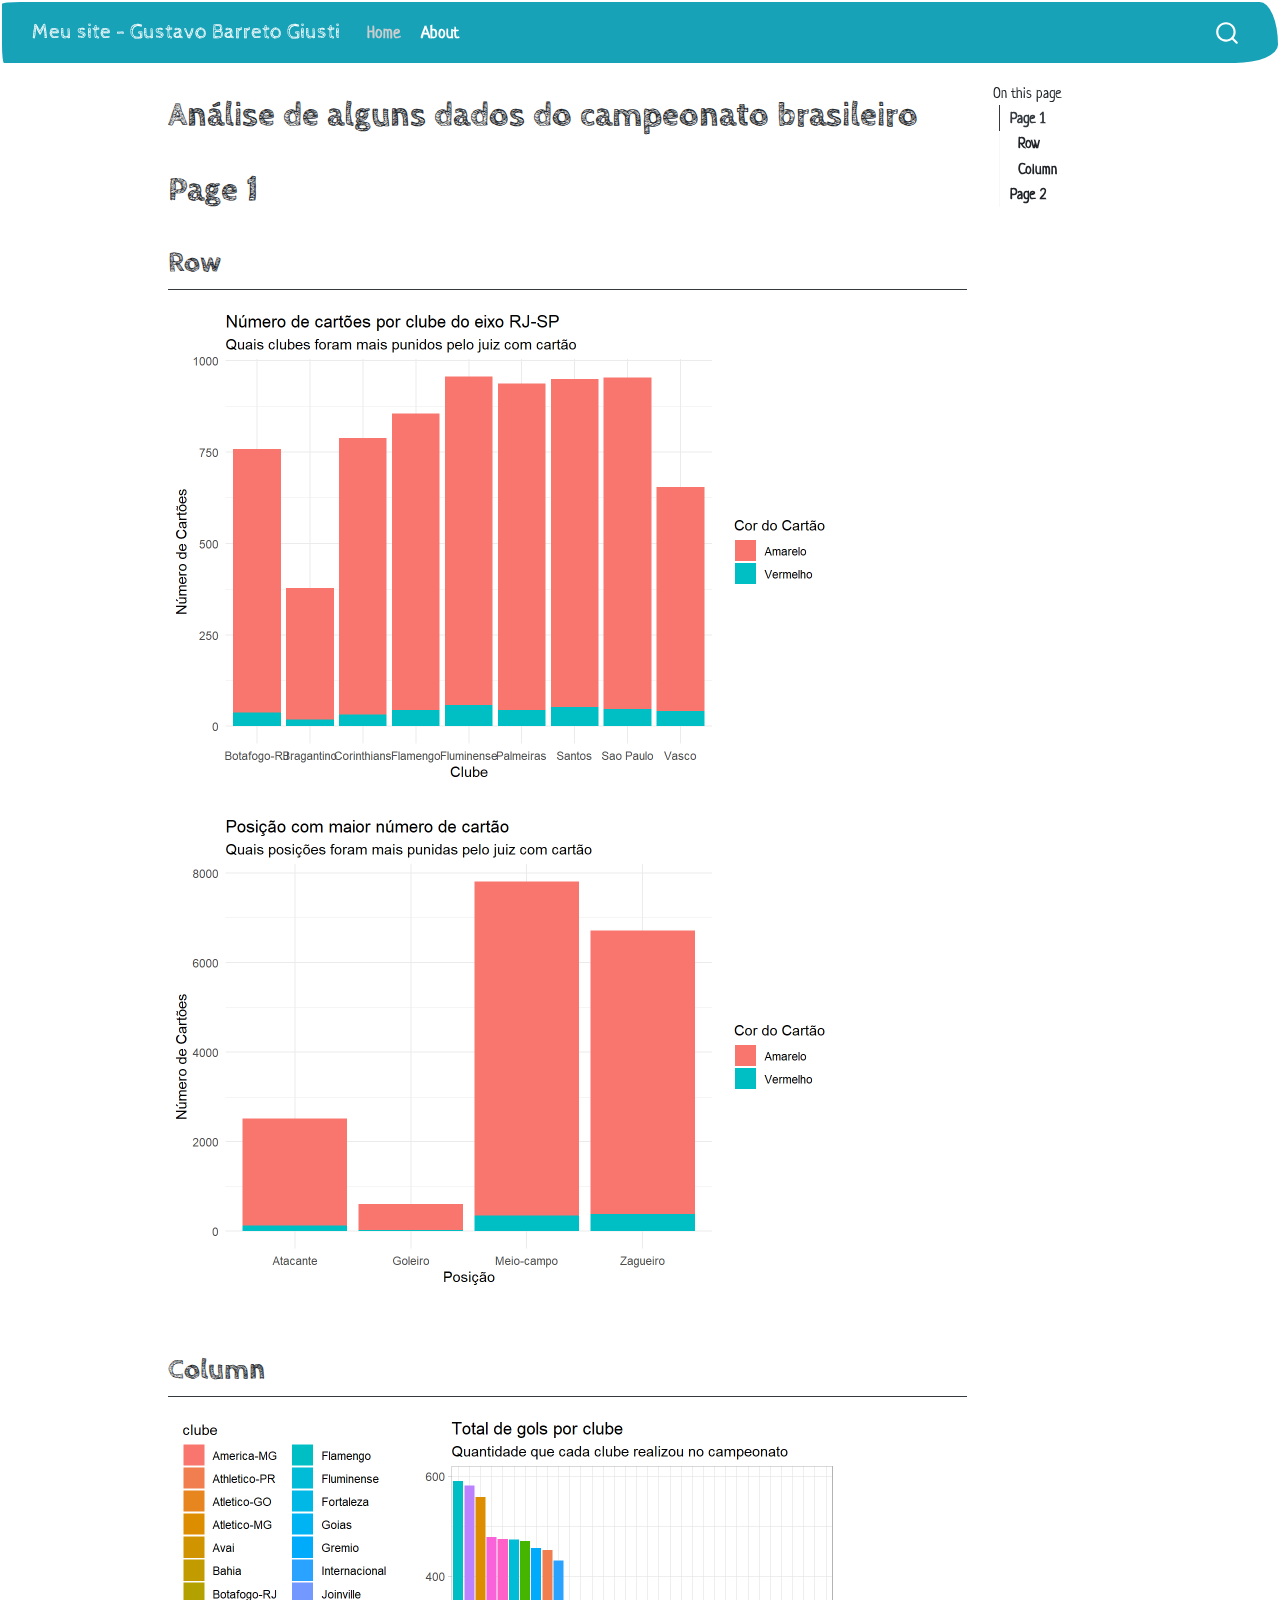
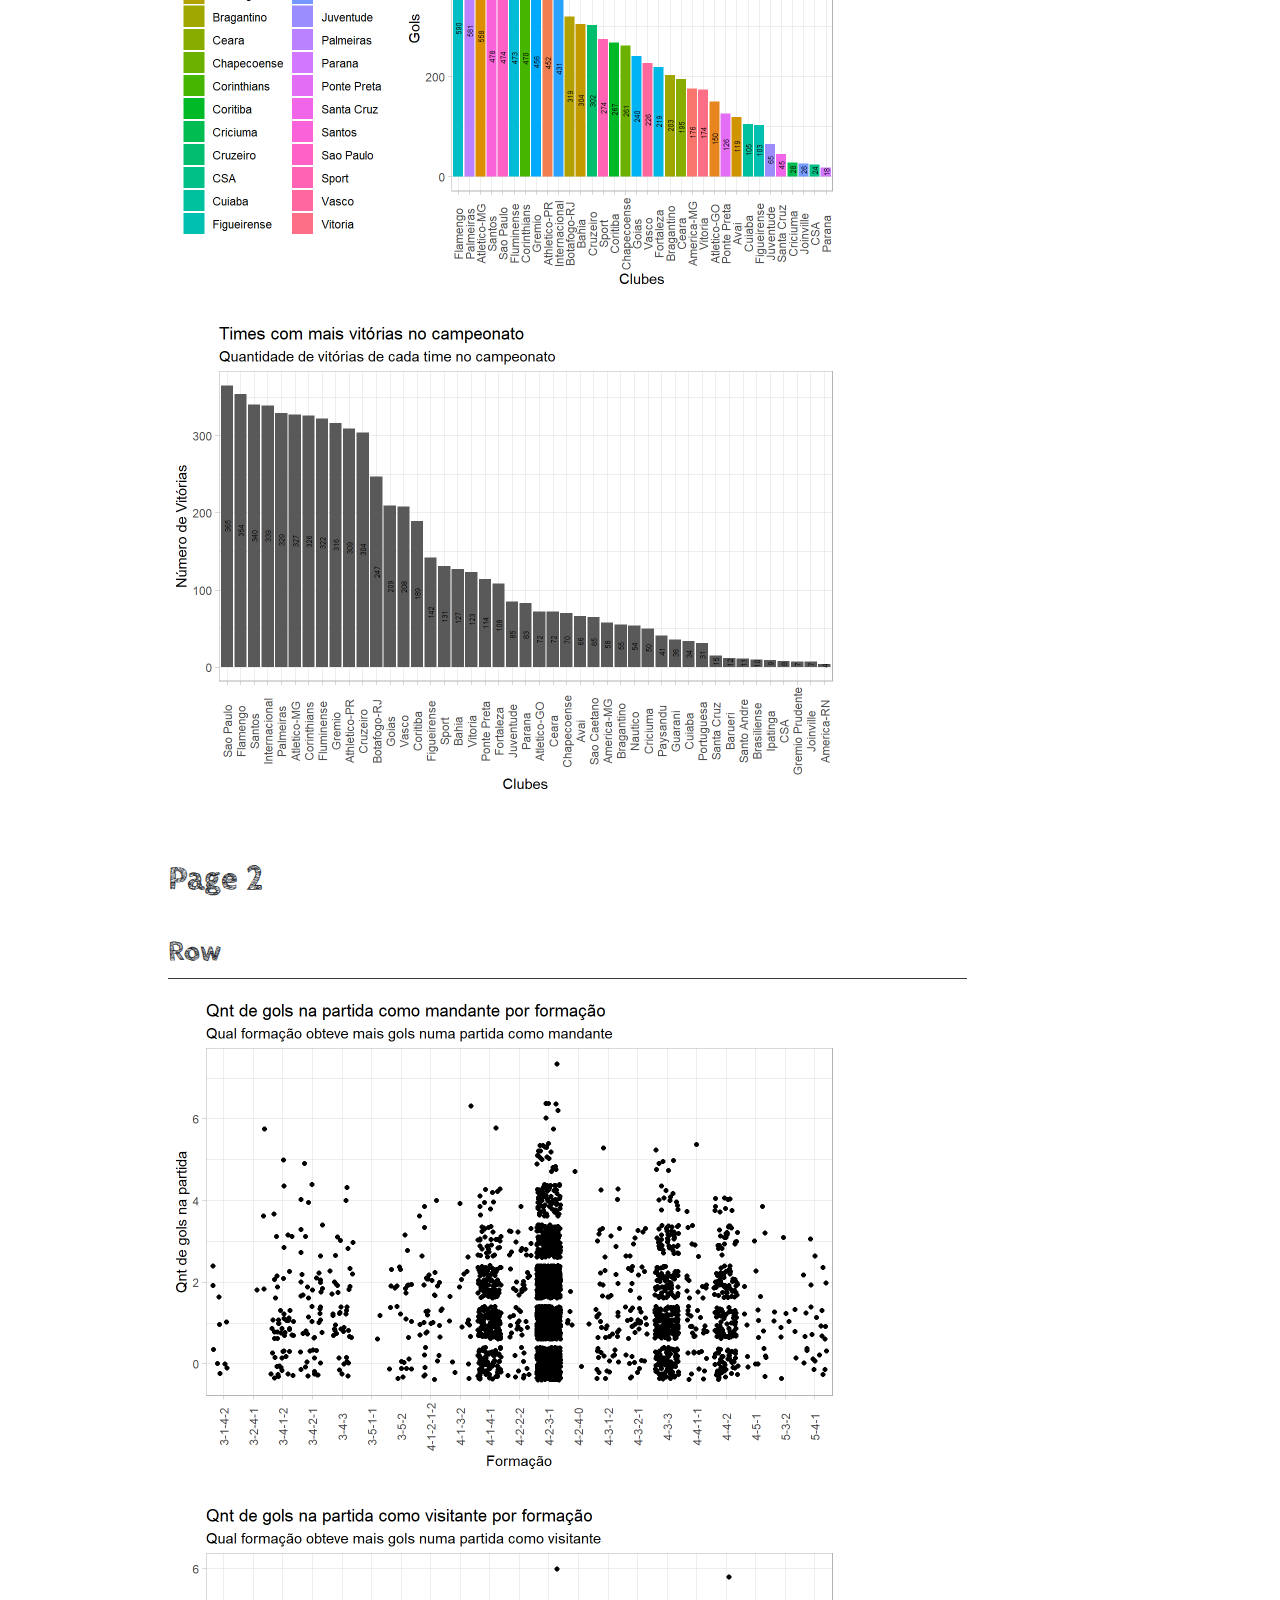
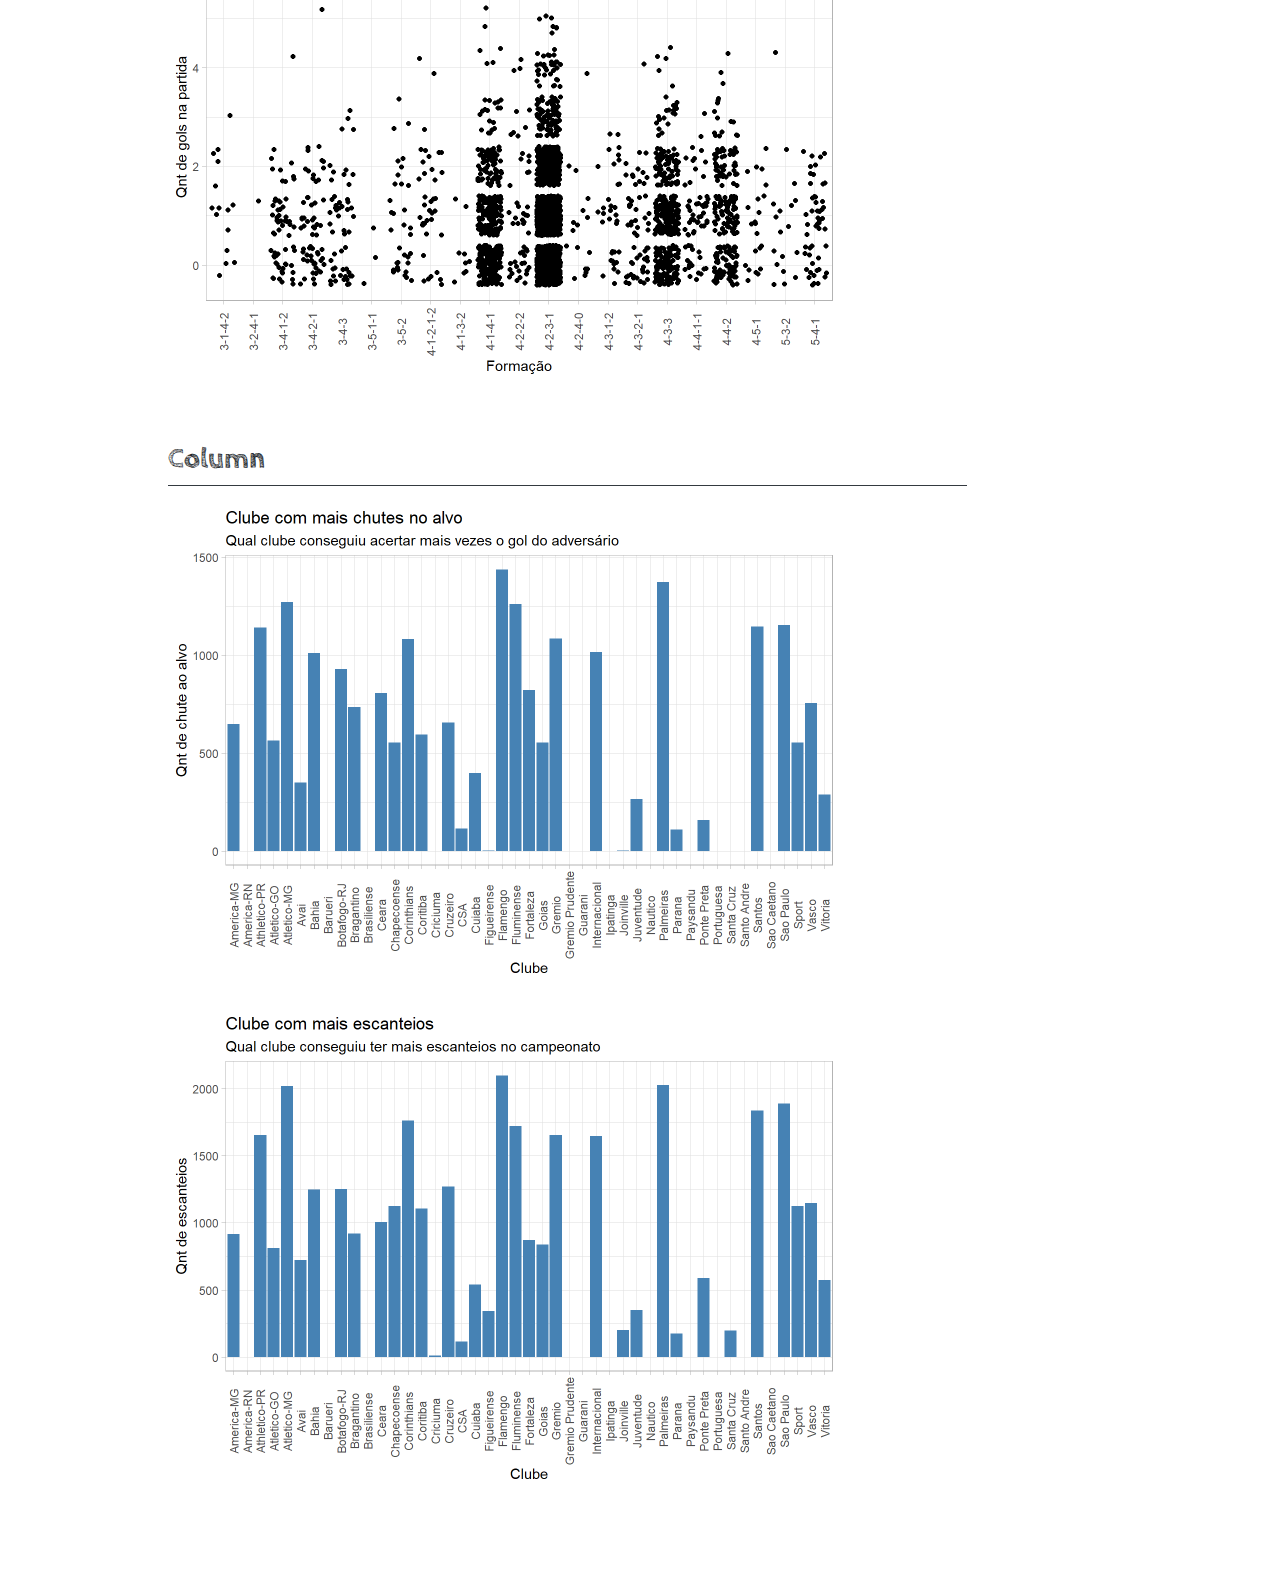
<file: docs/index.html>
<!DOCTYPE html>
<html xmlns="http://www.w3.org/1999/xhtml" lang="en" xml:lang="en"><head>

<meta charset="utf-8">
<meta name="generator" content="quarto-1.4.553">

<meta name="viewport" content="width=device-width, initial-scale=1.0, user-scalable=yes">


<title>Meu site - Gustavo Barreto Giusti - Análise de alguns dados do campeonato brasileiro</title>
<style>
code{white-space: pre-wrap;}
span.smallcaps{font-variant: small-caps;}
div.columns{display: flex; gap: min(4vw, 1.5em);}
div.column{flex: auto; overflow-x: auto;}
div.hanging-indent{margin-left: 1.5em; text-indent: -1.5em;}
ul.task-list{list-style: none;}
ul.task-list li input[type="checkbox"] {
  width: 0.8em;
  margin: 0 0.8em 0.2em -1em; /* quarto-specific, see https://github.com/quarto-dev/quarto-cli/issues/4556 */ 
  vertical-align: middle;
}
</style>


<script src="site_libs/quarto-nav/quarto-nav.js"></script>
<script src="site_libs/quarto-nav/headroom.min.js"></script>
<script src="site_libs/clipboard/clipboard.min.js"></script>
<script src="site_libs/quarto-search/autocomplete.umd.js"></script>
<script src="site_libs/quarto-search/fuse.min.js"></script>
<script src="site_libs/quarto-search/quarto-search.js"></script>
<meta name="quarto:offset" content="./">
<script src="site_libs/quarto-html/quarto.js"></script>
<script src="site_libs/quarto-html/popper.min.js"></script>
<script src="site_libs/quarto-html/tippy.umd.min.js"></script>
<script src="site_libs/quarto-html/anchor.min.js"></script>
<link href="site_libs/quarto-html/tippy.css" rel="stylesheet">
<link href="site_libs/quarto-html/quarto-syntax-highlighting.css" rel="stylesheet" id="quarto-text-highlighting-styles">
<script src="site_libs/bootstrap/bootstrap.min.js"></script>
<link href="site_libs/bootstrap/bootstrap-icons.css" rel="stylesheet">
<link href="site_libs/bootstrap/bootstrap.min.css" rel="stylesheet" id="quarto-bootstrap" data-mode="light">
<script id="quarto-search-options" type="application/json">{
  "location": "navbar",
  "copy-button": false,
  "collapse-after": 3,
  "panel-placement": "end",
  "type": "overlay",
  "limit": 50,
  "keyboard-shortcut": [
    "f",
    "/",
    "s"
  ],
  "show-item-context": false,
  "language": {
    "search-no-results-text": "No results",
    "search-matching-documents-text": "matching documents",
    "search-copy-link-title": "Copy link to search",
    "search-hide-matches-text": "Hide additional matches",
    "search-more-match-text": "more match in this document",
    "search-more-matches-text": "more matches in this document",
    "search-clear-button-title": "Clear",
    "search-text-placeholder": "",
    "search-detached-cancel-button-title": "Cancel",
    "search-submit-button-title": "Submit",
    "search-label": "Search"
  }
}</script>


<link rel="stylesheet" href="styles.css">
</head>

<body class="nav-fixed">

<div id="quarto-search-results"></div>
  <header id="quarto-header" class="headroom fixed-top">
    <nav class="navbar navbar-expand-lg " data-bs-theme="dark">
      <div class="navbar-container container-fluid">
      <div class="navbar-brand-container mx-auto">
    <a class="navbar-brand" href="./index.html">
    <span class="navbar-title">Meu site - Gustavo Barreto Giusti</span>
    </a>
  </div>
            <div id="quarto-search" class="" title="Search"></div>
          <button class="navbar-toggler" type="button" data-bs-toggle="collapse" data-bs-target="#navbarCollapse" aria-controls="navbarCollapse" aria-expanded="false" aria-label="Toggle navigation" onclick="if (window.quartoToggleHeadroom) { window.quartoToggleHeadroom(); }">
  <span class="navbar-toggler-icon"></span>
</button>
          <div class="collapse navbar-collapse" id="navbarCollapse">
            <ul class="navbar-nav navbar-nav-scroll me-auto">
  <li class="nav-item">
    <a class="nav-link active" href="./index.html" aria-current="page"> 
<span class="menu-text">Home</span></a>
  </li>  
  <li class="nav-item">
    <a class="nav-link" href="./about.html"> 
<span class="menu-text">About</span></a>
  </li>  
</ul>
          </div> <!-- /navcollapse -->
          <div class="quarto-navbar-tools">
</div>
      </div> <!-- /container-fluid -->
    </nav>
</header>
<!-- content -->
<div id="quarto-content" class="quarto-container page-columns page-rows-contents page-layout-article page-navbar">
<!-- sidebar -->
<!-- margin-sidebar -->
    <div id="quarto-margin-sidebar" class="sidebar margin-sidebar">
        <nav id="TOC" role="doc-toc" class="toc-active">
    <h2 id="toc-title">On this page</h2>
   
  <ul>
  <li><a href="#page-1" id="toc-page-1" class="nav-link active" data-scroll-target="#page-1">Page 1</a>
  <ul class="collapse">
  <li><a href="#row" id="toc-row" class="nav-link" data-scroll-target="#row">Row</a></li>
  <li><a href="#column" id="toc-column" class="nav-link" data-scroll-target="#column">Column</a></li>
  </ul></li>
  <li><a href="#page-2" id="toc-page-2" class="nav-link" data-scroll-target="#page-2">Page 2</a>
  <ul class="collapse">
  <li><a href="#row-1" id="toc-row-1" class="nav-link" data-scroll-target="#row-1">Row</a></li>
  <li><a href="#column-1" id="toc-column-1" class="nav-link" data-scroll-target="#column-1">Column</a></li>
  </ul></li>
  </ul>
</nav>
    </div>
<!-- main -->
<main class="content" id="quarto-document-content">

<header id="title-block-header" class="quarto-title-block default">
<div class="quarto-title">
<h1 class="title">Análise de alguns dados do campeonato brasileiro</h1>
</div>



<div class="quarto-title-meta">

    
  
    
  </div>
  


</header>


<section id="page-1" class="level1">
<h1>Page 1</h1>
<section id="row" class="level2">
<h2 class="anchored" data-anchor-id="row">Row</h2>
<div class="cell" data-conflicts="false">
<div class="cell-output-display">
<div>
<figure class="figure">
<p><img src="index_files/figure-html/unnamed-chunk-6-1.png" class="img-fluid figure-img" width="672"></p>
</figure>
</div>
</div>
</div>
<div class="cell" data-conflicts="false">
<div class="cell-output-display">
<div>
<figure class="figure">
<p><img src="index_files/figure-html/unnamed-chunk-7-1.png" class="img-fluid figure-img" width="672"></p>
</figure>
</div>
</div>
</div>
</section>
<section id="column" class="level2">
<h2 class="anchored" data-anchor-id="column">Column</h2>
<div class="cell" data-conflicts="false">
<div class="cell-output-display">
<div>
<figure class="figure">
<p><img src="index_files/figure-html/unnamed-chunk-9-1.png" class="img-fluid figure-img" width="672"></p>
</figure>
</div>
</div>
</div>
<div class="cell" data-conflicts="false">
<div class="cell-output-display">
<div>
<figure class="figure">
<p><img src="index_files/figure-html/unnamed-chunk-11-1.png" class="img-fluid figure-img" width="672"></p>
</figure>
</div>
</div>
</div>
</section>
</section>
<section id="page-2" class="level1">
<h1>Page 2</h1>
<section id="row-1" class="level2">
<h2 class="anchored" data-anchor-id="row-1">Row</h2>
<div class="cell" data-conflicts="false">
<div class="cell-output-display">
<div>
<figure class="figure">
<p><img src="index_files/figure-html/unnamed-chunk-12-1.png" class="img-fluid figure-img" width="672"></p>
</figure>
</div>
</div>
</div>
<div class="cell">
<div class="cell-output-display">
<div>
<figure class="figure">
<p><img src="index_files/figure-html/unnamed-chunk-13-1.png" class="img-fluid figure-img" width="672"></p>
</figure>
</div>
</div>
</div>
</section>
<section id="column-1" class="level2">
<h2 class="anchored" data-anchor-id="column-1">Column</h2>
<div class="cell" data-conflicts="false">
<div class="cell-output-display">
<div>
<figure class="figure">
<p><img src="index_files/figure-html/unnamed-chunk-14-1.png" class="img-fluid figure-img" width="672"></p>
</figure>
</div>
</div>
</div>
<div class="cell" data-conflicts="false">
<div class="cell-output-display">
<div>
<figure class="figure">
<p><img src="index_files/figure-html/unnamed-chunk-15-1.png" class="img-fluid figure-img" width="672"></p>
</figure>
</div>
</div>
</div>


</section>
</section>

</main> <!-- /main -->
<script id="quarto-html-after-body" type="application/javascript">
window.document.addEventListener("DOMContentLoaded", function (event) {
  const toggleBodyColorMode = (bsSheetEl) => {
    const mode = bsSheetEl.getAttribute("data-mode");
    const bodyEl = window.document.querySelector("body");
    if (mode === "dark") {
      bodyEl.classList.add("quarto-dark");
      bodyEl.classList.remove("quarto-light");
    } else {
      bodyEl.classList.add("quarto-light");
      bodyEl.classList.remove("quarto-dark");
    }
  }
  const toggleBodyColorPrimary = () => {
    const bsSheetEl = window.document.querySelector("link#quarto-bootstrap");
    if (bsSheetEl) {
      toggleBodyColorMode(bsSheetEl);
    }
  }
  toggleBodyColorPrimary();  
  const icon = "";
  const anchorJS = new window.AnchorJS();
  anchorJS.options = {
    placement: 'right',
    icon: icon
  };
  anchorJS.add('.anchored');
  const isCodeAnnotation = (el) => {
    for (const clz of el.classList) {
      if (clz.startsWith('code-annotation-')) {                     
        return true;
      }
    }
    return false;
  }
  const clipboard = new window.ClipboardJS('.code-copy-button', {
    text: function(trigger) {
      const codeEl = trigger.previousElementSibling.cloneNode(true);
      for (const childEl of codeEl.children) {
        if (isCodeAnnotation(childEl)) {
          childEl.remove();
        }
      }
      return codeEl.innerText;
    }
  });
  clipboard.on('success', function(e) {
    // button target
    const button = e.trigger;
    // don't keep focus
    button.blur();
    // flash "checked"
    button.classList.add('code-copy-button-checked');
    var currentTitle = button.getAttribute("title");
    button.setAttribute("title", "Copied!");
    let tooltip;
    if (window.bootstrap) {
      button.setAttribute("data-bs-toggle", "tooltip");
      button.setAttribute("data-bs-placement", "left");
      button.setAttribute("data-bs-title", "Copied!");
      tooltip = new bootstrap.Tooltip(button, 
        { trigger: "manual", 
          customClass: "code-copy-button-tooltip",
          offset: [0, -8]});
      tooltip.show();    
    }
    setTimeout(function() {
      if (tooltip) {
        tooltip.hide();
        button.removeAttribute("data-bs-title");
        button.removeAttribute("data-bs-toggle");
        button.removeAttribute("data-bs-placement");
      }
      button.setAttribute("title", currentTitle);
      button.classList.remove('code-copy-button-checked');
    }, 1000);
    // clear code selection
    e.clearSelection();
  });
    var localhostRegex = new RegExp(/^(?:http|https):\/\/localhost\:?[0-9]*\//);
    var mailtoRegex = new RegExp(/^mailto:/);
      var filterRegex = new RegExp('/' + window.location.host + '/');
    var isInternal = (href) => {
        return filterRegex.test(href) || localhostRegex.test(href) || mailtoRegex.test(href);
    }
    // Inspect non-navigation links and adorn them if external
 	var links = window.document.querySelectorAll('a[href]:not(.nav-link):not(.navbar-brand):not(.toc-action):not(.sidebar-link):not(.sidebar-item-toggle):not(.pagination-link):not(.no-external):not([aria-hidden]):not(.dropdown-item):not(.quarto-navigation-tool)');
    for (var i=0; i<links.length; i++) {
      const link = links[i];
      if (!isInternal(link.href)) {
        // undo the damage that might have been done by quarto-nav.js in the case of
        // links that we want to consider external
        if (link.dataset.originalHref !== undefined) {
          link.href = link.dataset.originalHref;
        }
      }
    }
  function tippyHover(el, contentFn, onTriggerFn, onUntriggerFn) {
    const config = {
      allowHTML: true,
      maxWidth: 500,
      delay: 100,
      arrow: false,
      appendTo: function(el) {
          return el.parentElement;
      },
      interactive: true,
      interactiveBorder: 10,
      theme: 'quarto',
      placement: 'bottom-start',
    };
    if (contentFn) {
      config.content = contentFn;
    }
    if (onTriggerFn) {
      config.onTrigger = onTriggerFn;
    }
    if (onUntriggerFn) {
      config.onUntrigger = onUntriggerFn;
    }
    window.tippy(el, config); 
  }
  const noterefs = window.document.querySelectorAll('a[role="doc-noteref"]');
  for (var i=0; i<noterefs.length; i++) {
    const ref = noterefs[i];
    tippyHover(ref, function() {
      // use id or data attribute instead here
      let href = ref.getAttribute('data-footnote-href') || ref.getAttribute('href');
      try { href = new URL(href).hash; } catch {}
      const id = href.replace(/^#\/?/, "");
      const note = window.document.getElementById(id);
      if (note) {
        return note.innerHTML;
      } else {
        return "";
      }
    });
  }
  const xrefs = window.document.querySelectorAll('a.quarto-xref');
  const processXRef = (id, note) => {
    // Strip column container classes
    const stripColumnClz = (el) => {
      el.classList.remove("page-full", "page-columns");
      if (el.children) {
        for (const child of el.children) {
          stripColumnClz(child);
        }
      }
    }
    stripColumnClz(note)
    if (id === null || id.startsWith('sec-')) {
      // Special case sections, only their first couple elements
      const container = document.createElement("div");
      if (note.children && note.children.length > 2) {
        container.appendChild(note.children[0].cloneNode(true));
        for (let i = 1; i < note.children.length; i++) {
          const child = note.children[i];
          if (child.tagName === "P" && child.innerText === "") {
            continue;
          } else {
            container.appendChild(child.cloneNode(true));
            break;
          }
        }
        if (window.Quarto?.typesetMath) {
          window.Quarto.typesetMath(container);
        }
        return container.innerHTML
      } else {
        if (window.Quarto?.typesetMath) {
          window.Quarto.typesetMath(note);
        }
        return note.innerHTML;
      }
    } else {
      // Remove any anchor links if they are present
      const anchorLink = note.querySelector('a.anchorjs-link');
      if (anchorLink) {
        anchorLink.remove();
      }
      if (window.Quarto?.typesetMath) {
        window.Quarto.typesetMath(note);
      }
      // TODO in 1.5, we should make sure this works without a callout special case
      if (note.classList.contains("callout")) {
        return note.outerHTML;
      } else {
        return note.innerHTML;
      }
    }
  }
  for (var i=0; i<xrefs.length; i++) {
    const xref = xrefs[i];
    tippyHover(xref, undefined, function(instance) {
      instance.disable();
      let url = xref.getAttribute('href');
      let hash = undefined; 
      if (url.startsWith('#')) {
        hash = url;
      } else {
        try { hash = new URL(url).hash; } catch {}
      }
      if (hash) {
        const id = hash.replace(/^#\/?/, "");
        const note = window.document.getElementById(id);
        if (note !== null) {
          try {
            const html = processXRef(id, note.cloneNode(true));
            instance.setContent(html);
          } finally {
            instance.enable();
            instance.show();
          }
        } else {
          // See if we can fetch this
          fetch(url.split('#')[0])
          .then(res => res.text())
          .then(html => {
            const parser = new DOMParser();
            const htmlDoc = parser.parseFromString(html, "text/html");
            const note = htmlDoc.getElementById(id);
            if (note !== null) {
              const html = processXRef(id, note);
              instance.setContent(html);
            } 
          }).finally(() => {
            instance.enable();
            instance.show();
          });
        }
      } else {
        // See if we can fetch a full url (with no hash to target)
        // This is a special case and we should probably do some content thinning / targeting
        fetch(url)
        .then(res => res.text())
        .then(html => {
          const parser = new DOMParser();
          const htmlDoc = parser.parseFromString(html, "text/html");
          const note = htmlDoc.querySelector('main.content');
          if (note !== null) {
            // This should only happen for chapter cross references
            // (since there is no id in the URL)
            // remove the first header
            if (note.children.length > 0 && note.children[0].tagName === "HEADER") {
              note.children[0].remove();
            }
            const html = processXRef(null, note);
            instance.setContent(html);
          } 
        }).finally(() => {
          instance.enable();
          instance.show();
        });
      }
    }, function(instance) {
    });
  }
      let selectedAnnoteEl;
      const selectorForAnnotation = ( cell, annotation) => {
        let cellAttr = 'data-code-cell="' + cell + '"';
        let lineAttr = 'data-code-annotation="' +  annotation + '"';
        const selector = 'span[' + cellAttr + '][' + lineAttr + ']';
        return selector;
      }
      const selectCodeLines = (annoteEl) => {
        const doc = window.document;
        const targetCell = annoteEl.getAttribute("data-target-cell");
        const targetAnnotation = annoteEl.getAttribute("data-target-annotation");
        const annoteSpan = window.document.querySelector(selectorForAnnotation(targetCell, targetAnnotation));
        const lines = annoteSpan.getAttribute("data-code-lines").split(",");
        const lineIds = lines.map((line) => {
          return targetCell + "-" + line;
        })
        let top = null;
        let height = null;
        let parent = null;
        if (lineIds.length > 0) {
            //compute the position of the single el (top and bottom and make a div)
            const el = window.document.getElementById(lineIds[0]);
            top = el.offsetTop;
            height = el.offsetHeight;
            parent = el.parentElement.parentElement;
          if (lineIds.length > 1) {
            const lastEl = window.document.getElementById(lineIds[lineIds.length - 1]);
            const bottom = lastEl.offsetTop + lastEl.offsetHeight;
            height = bottom - top;
          }
          if (top !== null && height !== null && parent !== null) {
            // cook up a div (if necessary) and position it 
            let div = window.document.getElementById("code-annotation-line-highlight");
            if (div === null) {
              div = window.document.createElement("div");
              div.setAttribute("id", "code-annotation-line-highlight");
              div.style.position = 'absolute';
              parent.appendChild(div);
            }
            div.style.top = top - 2 + "px";
            div.style.height = height + 4 + "px";
            div.style.left = 0;
            let gutterDiv = window.document.getElementById("code-annotation-line-highlight-gutter");
            if (gutterDiv === null) {
              gutterDiv = window.document.createElement("div");
              gutterDiv.setAttribute("id", "code-annotation-line-highlight-gutter");
              gutterDiv.style.position = 'absolute';
              const codeCell = window.document.getElementById(targetCell);
              const gutter = codeCell.querySelector('.code-annotation-gutter');
              gutter.appendChild(gutterDiv);
            }
            gutterDiv.style.top = top - 2 + "px";
            gutterDiv.style.height = height + 4 + "px";
          }
          selectedAnnoteEl = annoteEl;
        }
      };
      const unselectCodeLines = () => {
        const elementsIds = ["code-annotation-line-highlight", "code-annotation-line-highlight-gutter"];
        elementsIds.forEach((elId) => {
          const div = window.document.getElementById(elId);
          if (div) {
            div.remove();
          }
        });
        selectedAnnoteEl = undefined;
      };
        // Handle positioning of the toggle
    window.addEventListener(
      "resize",
      throttle(() => {
        elRect = undefined;
        if (selectedAnnoteEl) {
          selectCodeLines(selectedAnnoteEl);
        }
      }, 10)
    );
    function throttle(fn, ms) {
    let throttle = false;
    let timer;
      return (...args) => {
        if(!throttle) { // first call gets through
            fn.apply(this, args);
            throttle = true;
        } else { // all the others get throttled
            if(timer) clearTimeout(timer); // cancel #2
            timer = setTimeout(() => {
              fn.apply(this, args);
              timer = throttle = false;
            }, ms);
        }
      };
    }
      // Attach click handler to the DT
      const annoteDls = window.document.querySelectorAll('dt[data-target-cell]');
      for (const annoteDlNode of annoteDls) {
        annoteDlNode.addEventListener('click', (event) => {
          const clickedEl = event.target;
          if (clickedEl !== selectedAnnoteEl) {
            unselectCodeLines();
            const activeEl = window.document.querySelector('dt[data-target-cell].code-annotation-active');
            if (activeEl) {
              activeEl.classList.remove('code-annotation-active');
            }
            selectCodeLines(clickedEl);
            clickedEl.classList.add('code-annotation-active');
          } else {
            // Unselect the line
            unselectCodeLines();
            clickedEl.classList.remove('code-annotation-active');
          }
        });
      }
  const findCites = (el) => {
    const parentEl = el.parentElement;
    if (parentEl) {
      const cites = parentEl.dataset.cites;
      if (cites) {
        return {
          el,
          cites: cites.split(' ')
        };
      } else {
        return findCites(el.parentElement)
      }
    } else {
      return undefined;
    }
  };
  var bibliorefs = window.document.querySelectorAll('a[role="doc-biblioref"]');
  for (var i=0; i<bibliorefs.length; i++) {
    const ref = bibliorefs[i];
    const citeInfo = findCites(ref);
    if (citeInfo) {
      tippyHover(citeInfo.el, function() {
        var popup = window.document.createElement('div');
        citeInfo.cites.forEach(function(cite) {
          var citeDiv = window.document.createElement('div');
          citeDiv.classList.add('hanging-indent');
          citeDiv.classList.add('csl-entry');
          var biblioDiv = window.document.getElementById('ref-' + cite);
          if (biblioDiv) {
            citeDiv.innerHTML = biblioDiv.innerHTML;
          }
          popup.appendChild(citeDiv);
        });
        return popup.innerHTML;
      });
    }
  }
});
</script>
</div> <!-- /content -->




</body></html>
</file>
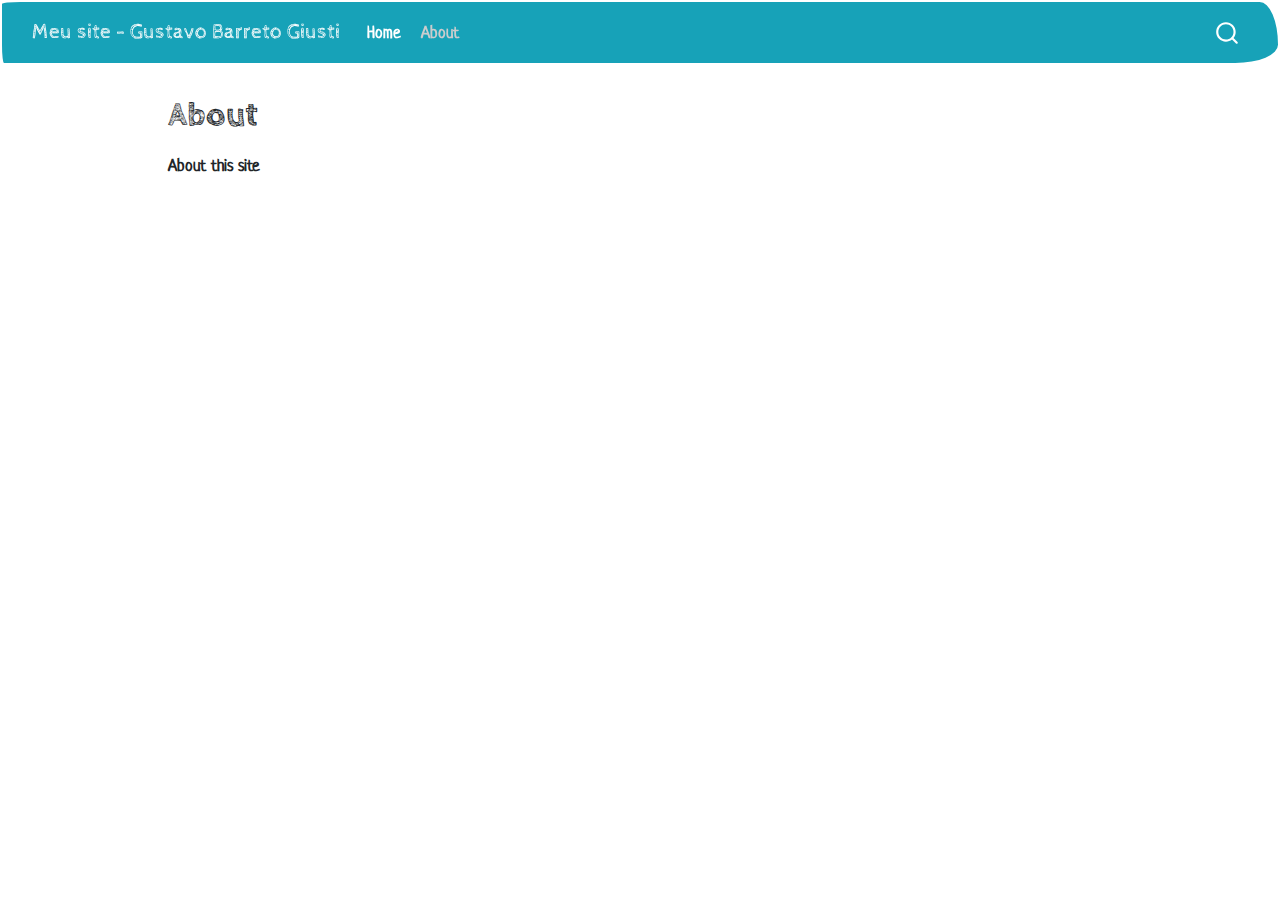
<file: docs/about.html>
<!DOCTYPE html>
<html xmlns="http://www.w3.org/1999/xhtml" lang="en" xml:lang="en"><head>

<meta charset="utf-8">
<meta name="generator" content="quarto-1.4.553">

<meta name="viewport" content="width=device-width, initial-scale=1.0, user-scalable=yes">


<title>Meu site - Gustavo Barreto Giusti - About</title>
<style>
code{white-space: pre-wrap;}
span.smallcaps{font-variant: small-caps;}
div.columns{display: flex; gap: min(4vw, 1.5em);}
div.column{flex: auto; overflow-x: auto;}
div.hanging-indent{margin-left: 1.5em; text-indent: -1.5em;}
ul.task-list{list-style: none;}
ul.task-list li input[type="checkbox"] {
  width: 0.8em;
  margin: 0 0.8em 0.2em -1em; /* quarto-specific, see https://github.com/quarto-dev/quarto-cli/issues/4556 */ 
  vertical-align: middle;
}
</style>


<script src="site_libs/quarto-nav/quarto-nav.js"></script>
<script src="site_libs/quarto-nav/headroom.min.js"></script>
<script src="site_libs/clipboard/clipboard.min.js"></script>
<script src="site_libs/quarto-search/autocomplete.umd.js"></script>
<script src="site_libs/quarto-search/fuse.min.js"></script>
<script src="site_libs/quarto-search/quarto-search.js"></script>
<meta name="quarto:offset" content="./">
<script src="site_libs/quarto-html/quarto.js"></script>
<script src="site_libs/quarto-html/popper.min.js"></script>
<script src="site_libs/quarto-html/tippy.umd.min.js"></script>
<script src="site_libs/quarto-html/anchor.min.js"></script>
<link href="site_libs/quarto-html/tippy.css" rel="stylesheet">
<link href="site_libs/quarto-html/quarto-syntax-highlighting.css" rel="stylesheet" id="quarto-text-highlighting-styles">
<script src="site_libs/bootstrap/bootstrap.min.js"></script>
<link href="site_libs/bootstrap/bootstrap-icons.css" rel="stylesheet">
<link href="site_libs/bootstrap/bootstrap.min.css" rel="stylesheet" id="quarto-bootstrap" data-mode="light">
<script id="quarto-search-options" type="application/json">{
  "location": "navbar",
  "copy-button": false,
  "collapse-after": 3,
  "panel-placement": "end",
  "type": "overlay",
  "limit": 50,
  "keyboard-shortcut": [
    "f",
    "/",
    "s"
  ],
  "show-item-context": false,
  "language": {
    "search-no-results-text": "No results",
    "search-matching-documents-text": "matching documents",
    "search-copy-link-title": "Copy link to search",
    "search-hide-matches-text": "Hide additional matches",
    "search-more-match-text": "more match in this document",
    "search-more-matches-text": "more matches in this document",
    "search-clear-button-title": "Clear",
    "search-text-placeholder": "",
    "search-detached-cancel-button-title": "Cancel",
    "search-submit-button-title": "Submit",
    "search-label": "Search"
  }
}</script>


<link rel="stylesheet" href="styles.css">
</head>

<body class="nav-fixed">

<div id="quarto-search-results"></div>
  <header id="quarto-header" class="headroom fixed-top">
    <nav class="navbar navbar-expand-lg " data-bs-theme="dark">
      <div class="navbar-container container-fluid">
      <div class="navbar-brand-container mx-auto">
    <a class="navbar-brand" href="./index.html">
    <span class="navbar-title">Meu site - Gustavo Barreto Giusti</span>
    </a>
  </div>
            <div id="quarto-search" class="" title="Search"></div>
          <button class="navbar-toggler" type="button" data-bs-toggle="collapse" data-bs-target="#navbarCollapse" aria-controls="navbarCollapse" aria-expanded="false" aria-label="Toggle navigation" onclick="if (window.quartoToggleHeadroom) { window.quartoToggleHeadroom(); }">
  <span class="navbar-toggler-icon"></span>
</button>
          <div class="collapse navbar-collapse" id="navbarCollapse">
            <ul class="navbar-nav navbar-nav-scroll me-auto">
  <li class="nav-item">
    <a class="nav-link" href="./index.html"> 
<span class="menu-text">Home</span></a>
  </li>  
  <li class="nav-item">
    <a class="nav-link active" href="./about.html" aria-current="page"> 
<span class="menu-text">About</span></a>
  </li>  
</ul>
          </div> <!-- /navcollapse -->
          <div class="quarto-navbar-tools">
</div>
      </div> <!-- /container-fluid -->
    </nav>
</header>
<!-- content -->
<div id="quarto-content" class="quarto-container page-columns page-rows-contents page-layout-article page-navbar">
<!-- sidebar -->
<!-- margin-sidebar -->
    <div id="quarto-margin-sidebar" class="sidebar margin-sidebar">
        
    </div>
<!-- main -->
<main class="content" id="quarto-document-content">

<header id="title-block-header" class="quarto-title-block default">
<div class="quarto-title">
<h1 class="title">About</h1>
</div>



<div class="quarto-title-meta">

    
  
    
  </div>
  


</header>


<p>About this site</p>



</main> <!-- /main -->
<script id="quarto-html-after-body" type="application/javascript">
window.document.addEventListener("DOMContentLoaded", function (event) {
  const toggleBodyColorMode = (bsSheetEl) => {
    const mode = bsSheetEl.getAttribute("data-mode");
    const bodyEl = window.document.querySelector("body");
    if (mode === "dark") {
      bodyEl.classList.add("quarto-dark");
      bodyEl.classList.remove("quarto-light");
    } else {
      bodyEl.classList.add("quarto-light");
      bodyEl.classList.remove("quarto-dark");
    }
  }
  const toggleBodyColorPrimary = () => {
    const bsSheetEl = window.document.querySelector("link#quarto-bootstrap");
    if (bsSheetEl) {
      toggleBodyColorMode(bsSheetEl);
    }
  }
  toggleBodyColorPrimary();  
  const icon = "";
  const anchorJS = new window.AnchorJS();
  anchorJS.options = {
    placement: 'right',
    icon: icon
  };
  anchorJS.add('.anchored');
  const isCodeAnnotation = (el) => {
    for (const clz of el.classList) {
      if (clz.startsWith('code-annotation-')) {                     
        return true;
      }
    }
    return false;
  }
  const clipboard = new window.ClipboardJS('.code-copy-button', {
    text: function(trigger) {
      const codeEl = trigger.previousElementSibling.cloneNode(true);
      for (const childEl of codeEl.children) {
        if (isCodeAnnotation(childEl)) {
          childEl.remove();
        }
      }
      return codeEl.innerText;
    }
  });
  clipboard.on('success', function(e) {
    // button target
    const button = e.trigger;
    // don't keep focus
    button.blur();
    // flash "checked"
    button.classList.add('code-copy-button-checked');
    var currentTitle = button.getAttribute("title");
    button.setAttribute("title", "Copied!");
    let tooltip;
    if (window.bootstrap) {
      button.setAttribute("data-bs-toggle", "tooltip");
      button.setAttribute("data-bs-placement", "left");
      button.setAttribute("data-bs-title", "Copied!");
      tooltip = new bootstrap.Tooltip(button, 
        { trigger: "manual", 
          customClass: "code-copy-button-tooltip",
          offset: [0, -8]});
      tooltip.show();    
    }
    setTimeout(function() {
      if (tooltip) {
        tooltip.hide();
        button.removeAttribute("data-bs-title");
        button.removeAttribute("data-bs-toggle");
        button.removeAttribute("data-bs-placement");
      }
      button.setAttribute("title", currentTitle);
      button.classList.remove('code-copy-button-checked');
    }, 1000);
    // clear code selection
    e.clearSelection();
  });
    var localhostRegex = new RegExp(/^(?:http|https):\/\/localhost\:?[0-9]*\//);
    var mailtoRegex = new RegExp(/^mailto:/);
      var filterRegex = new RegExp('/' + window.location.host + '/');
    var isInternal = (href) => {
        return filterRegex.test(href) || localhostRegex.test(href) || mailtoRegex.test(href);
    }
    // Inspect non-navigation links and adorn them if external
 	var links = window.document.querySelectorAll('a[href]:not(.nav-link):not(.navbar-brand):not(.toc-action):not(.sidebar-link):not(.sidebar-item-toggle):not(.pagination-link):not(.no-external):not([aria-hidden]):not(.dropdown-item):not(.quarto-navigation-tool)');
    for (var i=0; i<links.length; i++) {
      const link = links[i];
      if (!isInternal(link.href)) {
        // undo the damage that might have been done by quarto-nav.js in the case of
        // links that we want to consider external
        if (link.dataset.originalHref !== undefined) {
          link.href = link.dataset.originalHref;
        }
      }
    }
  function tippyHover(el, contentFn, onTriggerFn, onUntriggerFn) {
    const config = {
      allowHTML: true,
      maxWidth: 500,
      delay: 100,
      arrow: false,
      appendTo: function(el) {
          return el.parentElement;
      },
      interactive: true,
      interactiveBorder: 10,
      theme: 'quarto',
      placement: 'bottom-start',
    };
    if (contentFn) {
      config.content = contentFn;
    }
    if (onTriggerFn) {
      config.onTrigger = onTriggerFn;
    }
    if (onUntriggerFn) {
      config.onUntrigger = onUntriggerFn;
    }
    window.tippy(el, config); 
  }
  const noterefs = window.document.querySelectorAll('a[role="doc-noteref"]');
  for (var i=0; i<noterefs.length; i++) {
    const ref = noterefs[i];
    tippyHover(ref, function() {
      // use id or data attribute instead here
      let href = ref.getAttribute('data-footnote-href') || ref.getAttribute('href');
      try { href = new URL(href).hash; } catch {}
      const id = href.replace(/^#\/?/, "");
      const note = window.document.getElementById(id);
      if (note) {
        return note.innerHTML;
      } else {
        return "";
      }
    });
  }
  const xrefs = window.document.querySelectorAll('a.quarto-xref');
  const processXRef = (id, note) => {
    // Strip column container classes
    const stripColumnClz = (el) => {
      el.classList.remove("page-full", "page-columns");
      if (el.children) {
        for (const child of el.children) {
          stripColumnClz(child);
        }
      }
    }
    stripColumnClz(note)
    if (id === null || id.startsWith('sec-')) {
      // Special case sections, only their first couple elements
      const container = document.createElement("div");
      if (note.children && note.children.length > 2) {
        container.appendChild(note.children[0].cloneNode(true));
        for (let i = 1; i < note.children.length; i++) {
          const child = note.children[i];
          if (child.tagName === "P" && child.innerText === "") {
            continue;
          } else {
            container.appendChild(child.cloneNode(true));
            break;
          }
        }
        if (window.Quarto?.typesetMath) {
          window.Quarto.typesetMath(container);
        }
        return container.innerHTML
      } else {
        if (window.Quarto?.typesetMath) {
          window.Quarto.typesetMath(note);
        }
        return note.innerHTML;
      }
    } else {
      // Remove any anchor links if they are present
      const anchorLink = note.querySelector('a.anchorjs-link');
      if (anchorLink) {
        anchorLink.remove();
      }
      if (window.Quarto?.typesetMath) {
        window.Quarto.typesetMath(note);
      }
      // TODO in 1.5, we should make sure this works without a callout special case
      if (note.classList.contains("callout")) {
        return note.outerHTML;
      } else {
        return note.innerHTML;
      }
    }
  }
  for (var i=0; i<xrefs.length; i++) {
    const xref = xrefs[i];
    tippyHover(xref, undefined, function(instance) {
      instance.disable();
      let url = xref.getAttribute('href');
      let hash = undefined; 
      if (url.startsWith('#')) {
        hash = url;
      } else {
        try { hash = new URL(url).hash; } catch {}
      }
      if (hash) {
        const id = hash.replace(/^#\/?/, "");
        const note = window.document.getElementById(id);
        if (note !== null) {
          try {
            const html = processXRef(id, note.cloneNode(true));
            instance.setContent(html);
          } finally {
            instance.enable();
            instance.show();
          }
        } else {
          // See if we can fetch this
          fetch(url.split('#')[0])
          .then(res => res.text())
          .then(html => {
            const parser = new DOMParser();
            const htmlDoc = parser.parseFromString(html, "text/html");
            const note = htmlDoc.getElementById(id);
            if (note !== null) {
              const html = processXRef(id, note);
              instance.setContent(html);
            } 
          }).finally(() => {
            instance.enable();
            instance.show();
          });
        }
      } else {
        // See if we can fetch a full url (with no hash to target)
        // This is a special case and we should probably do some content thinning / targeting
        fetch(url)
        .then(res => res.text())
        .then(html => {
          const parser = new DOMParser();
          const htmlDoc = parser.parseFromString(html, "text/html");
          const note = htmlDoc.querySelector('main.content');
          if (note !== null) {
            // This should only happen for chapter cross references
            // (since there is no id in the URL)
            // remove the first header
            if (note.children.length > 0 && note.children[0].tagName === "HEADER") {
              note.children[0].remove();
            }
            const html = processXRef(null, note);
            instance.setContent(html);
          } 
        }).finally(() => {
          instance.enable();
          instance.show();
        });
      }
    }, function(instance) {
    });
  }
      let selectedAnnoteEl;
      const selectorForAnnotation = ( cell, annotation) => {
        let cellAttr = 'data-code-cell="' + cell + '"';
        let lineAttr = 'data-code-annotation="' +  annotation + '"';
        const selector = 'span[' + cellAttr + '][' + lineAttr + ']';
        return selector;
      }
      const selectCodeLines = (annoteEl) => {
        const doc = window.document;
        const targetCell = annoteEl.getAttribute("data-target-cell");
        const targetAnnotation = annoteEl.getAttribute("data-target-annotation");
        const annoteSpan = window.document.querySelector(selectorForAnnotation(targetCell, targetAnnotation));
        const lines = annoteSpan.getAttribute("data-code-lines").split(",");
        const lineIds = lines.map((line) => {
          return targetCell + "-" + line;
        })
        let top = null;
        let height = null;
        let parent = null;
        if (lineIds.length > 0) {
            //compute the position of the single el (top and bottom and make a div)
            const el = window.document.getElementById(lineIds[0]);
            top = el.offsetTop;
            height = el.offsetHeight;
            parent = el.parentElement.parentElement;
          if (lineIds.length > 1) {
            const lastEl = window.document.getElementById(lineIds[lineIds.length - 1]);
            const bottom = lastEl.offsetTop + lastEl.offsetHeight;
            height = bottom - top;
          }
          if (top !== null && height !== null && parent !== null) {
            // cook up a div (if necessary) and position it 
            let div = window.document.getElementById("code-annotation-line-highlight");
            if (div === null) {
              div = window.document.createElement("div");
              div.setAttribute("id", "code-annotation-line-highlight");
              div.style.position = 'absolute';
              parent.appendChild(div);
            }
            div.style.top = top - 2 + "px";
            div.style.height = height + 4 + "px";
            div.style.left = 0;
            let gutterDiv = window.document.getElementById("code-annotation-line-highlight-gutter");
            if (gutterDiv === null) {
              gutterDiv = window.document.createElement("div");
              gutterDiv.setAttribute("id", "code-annotation-line-highlight-gutter");
              gutterDiv.style.position = 'absolute';
              const codeCell = window.document.getElementById(targetCell);
              const gutter = codeCell.querySelector('.code-annotation-gutter');
              gutter.appendChild(gutterDiv);
            }
            gutterDiv.style.top = top - 2 + "px";
            gutterDiv.style.height = height + 4 + "px";
          }
          selectedAnnoteEl = annoteEl;
        }
      };
      const unselectCodeLines = () => {
        const elementsIds = ["code-annotation-line-highlight", "code-annotation-line-highlight-gutter"];
        elementsIds.forEach((elId) => {
          const div = window.document.getElementById(elId);
          if (div) {
            div.remove();
          }
        });
        selectedAnnoteEl = undefined;
      };
        // Handle positioning of the toggle
    window.addEventListener(
      "resize",
      throttle(() => {
        elRect = undefined;
        if (selectedAnnoteEl) {
          selectCodeLines(selectedAnnoteEl);
        }
      }, 10)
    );
    function throttle(fn, ms) {
    let throttle = false;
    let timer;
      return (...args) => {
        if(!throttle) { // first call gets through
            fn.apply(this, args);
            throttle = true;
        } else { // all the others get throttled
            if(timer) clearTimeout(timer); // cancel #2
            timer = setTimeout(() => {
              fn.apply(this, args);
              timer = throttle = false;
            }, ms);
        }
      };
    }
      // Attach click handler to the DT
      const annoteDls = window.document.querySelectorAll('dt[data-target-cell]');
      for (const annoteDlNode of annoteDls) {
        annoteDlNode.addEventListener('click', (event) => {
          const clickedEl = event.target;
          if (clickedEl !== selectedAnnoteEl) {
            unselectCodeLines();
            const activeEl = window.document.querySelector('dt[data-target-cell].code-annotation-active');
            if (activeEl) {
              activeEl.classList.remove('code-annotation-active');
            }
            selectCodeLines(clickedEl);
            clickedEl.classList.add('code-annotation-active');
          } else {
            // Unselect the line
            unselectCodeLines();
            clickedEl.classList.remove('code-annotation-active');
          }
        });
      }
  const findCites = (el) => {
    const parentEl = el.parentElement;
    if (parentEl) {
      const cites = parentEl.dataset.cites;
      if (cites) {
        return {
          el,
          cites: cites.split(' ')
        };
      } else {
        return findCites(el.parentElement)
      }
    } else {
      return undefined;
    }
  };
  var bibliorefs = window.document.querySelectorAll('a[role="doc-biblioref"]');
  for (var i=0; i<bibliorefs.length; i++) {
    const ref = bibliorefs[i];
    const citeInfo = findCites(ref);
    if (citeInfo) {
      tippyHover(citeInfo.el, function() {
        var popup = window.document.createElement('div');
        citeInfo.cites.forEach(function(cite) {
          var citeDiv = window.document.createElement('div');
          citeDiv.classList.add('hanging-indent');
          citeDiv.classList.add('csl-entry');
          var biblioDiv = window.document.getElementById('ref-' + cite);
          if (biblioDiv) {
            citeDiv.innerHTML = biblioDiv.innerHTML;
          }
          popup.appendChild(citeDiv);
        });
        return popup.innerHTML;
      });
    }
  }
});
</script>
</div> <!-- /content -->




</body></html>
</file>
<file: docs/site_libs/quarto-html/tippy.css>
.tippy-box[data-animation=fade][data-state=hidden]{opacity:0}[data-tippy-root]{max-width:calc(100vw - 10px)}.tippy-box{position:relative;background-color:#333;color:#fff;border-radius:4px;font-size:14px;line-height:1.4;white-space:normal;outline:0;transition-property:transform,visibility,opacity}.tippy-box[data-placement^=top]>.tippy-arrow{bottom:0}.tippy-box[data-placement^=top]>.tippy-arrow:before{bottom:-7px;left:0;border-width:8px 8px 0;border-top-color:initial;transform-origin:center top}.tippy-box[data-placement^=bottom]>.tippy-arrow{top:0}.tippy-box[data-placement^=bottom]>.tippy-arrow:before{top:-7px;left:0;border-width:0 8px 8px;border-bottom-color:initial;transform-origin:center bottom}.tippy-box[data-placement^=left]>.tippy-arrow{right:0}.tippy-box[data-placement^=left]>.tippy-arrow:before{border-width:8px 0 8px 8px;border-left-color:initial;right:-7px;transform-origin:center left}.tippy-box[data-placement^=right]>.tippy-arrow{left:0}.tippy-box[data-placement^=right]>.tippy-arrow:before{left:-7px;border-width:8px 8px 8px 0;border-right-color:initial;transform-origin:center right}.tippy-box[data-inertia][data-state=visible]{transition-timing-function:cubic-bezier(.54,1.5,.38,1.11)}.tippy-arrow{width:16px;height:16px;color:#333}.tippy-arrow:before{content:"";position:absolute;border-color:transparent;border-style:solid}.tippy-content{position:relative;padding:5px 9px;z-index:1}
</file>
<file: docs/site_libs/quarto-html/quarto-syntax-highlighting.css>
/* quarto syntax highlight colors */
:root {
  --quarto-hl-ot-color: #003B4F;
  --quarto-hl-at-color: #657422;
  --quarto-hl-ss-color: #20794D;
  --quarto-hl-an-color: #5E5E5E;
  --quarto-hl-fu-color: #4758AB;
  --quarto-hl-st-color: #20794D;
  --quarto-hl-cf-color: #003B4F;
  --quarto-hl-op-color: #5E5E5E;
  --quarto-hl-er-color: #AD0000;
  --quarto-hl-bn-color: #AD0000;
  --quarto-hl-al-color: #AD0000;
  --quarto-hl-va-color: #111111;
  --quarto-hl-bu-color: inherit;
  --quarto-hl-ex-color: inherit;
  --quarto-hl-pp-color: #AD0000;
  --quarto-hl-in-color: #5E5E5E;
  --quarto-hl-vs-color: #20794D;
  --quarto-hl-wa-color: #5E5E5E;
  --quarto-hl-do-color: #5E5E5E;
  --quarto-hl-im-color: #00769E;
  --quarto-hl-ch-color: #20794D;
  --quarto-hl-dt-color: #AD0000;
  --quarto-hl-fl-color: #AD0000;
  --quarto-hl-co-color: #5E5E5E;
  --quarto-hl-cv-color: #5E5E5E;
  --quarto-hl-cn-color: #8f5902;
  --quarto-hl-sc-color: #5E5E5E;
  --quarto-hl-dv-color: #AD0000;
  --quarto-hl-kw-color: #003B4F;
}

/* other quarto variables */
:root {
  --quarto-font-monospace: SFMono-Regular, Menlo, Monaco, Consolas, "Liberation Mono", "Courier New", monospace;
}

pre > code.sourceCode > span {
  color: #003B4F;
}

code span {
  color: #003B4F;
}

code.sourceCode > span {
  color: #003B4F;
}

div.sourceCode,
div.sourceCode pre.sourceCode {
  color: #003B4F;
}

code span.ot {
  color: #003B4F;
  font-style: inherit;
}

code span.at {
  color: #657422;
  font-style: inherit;
}

code span.ss {
  color: #20794D;
  font-style: inherit;
}

code span.an {
  color: #5E5E5E;
  font-style: inherit;
}

code span.fu {
  color: #4758AB;
  font-style: inherit;
}

code span.st {
  color: #20794D;
  font-style: inherit;
}

code span.cf {
  color: #003B4F;
  font-style: inherit;
}

code span.op {
  color: #5E5E5E;
  font-style: inherit;
}

code span.er {
  color: #AD0000;
  font-style: inherit;
}

code span.bn {
  color: #AD0000;
  font-style: inherit;
}

code span.al {
  color: #AD0000;
  font-style: inherit;
}

code span.va {
  color: #111111;
  font-style: inherit;
}

code span.bu {
  font-style: inherit;
}

code span.ex {
  font-style: inherit;
}

code span.pp {
  color: #AD0000;
  font-style: inherit;
}

code span.in {
  color: #5E5E5E;
  font-style: inherit;
}

code span.vs {
  color: #20794D;
  font-style: inherit;
}

code span.wa {
  color: #5E5E5E;
  font-style: italic;
}

code span.do {
  color: #5E5E5E;
  font-style: italic;
}

code span.im {
  color: #00769E;
  font-style: inherit;
}

code span.ch {
  color: #20794D;
  font-style: inherit;
}

code span.dt {
  color: #AD0000;
  font-style: inherit;
}

code span.fl {
  color: #AD0000;
  font-style: inherit;
}

code span.co {
  color: #5E5E5E;
  font-style: inherit;
}

code span.cv {
  color: #5E5E5E;
  font-style: italic;
}

code span.cn {
  color: #8f5902;
  font-style: inherit;
}

code span.sc {
  color: #5E5E5E;
  font-style: inherit;
}

code span.dv {
  color: #AD0000;
  font-style: inherit;
}

code span.kw {
  color: #003B4F;
  font-style: inherit;
}

.prevent-inlining {
  content: "</";
}

/*# sourceMappingURL=debc5d5d77c3f9108843748ff7464032.css.map */
</file>
<file: docs/styles.css>
/* css styles */
.navbar {
  background-color: #17a2b8;
  color: #fffc107;
}
</file>
